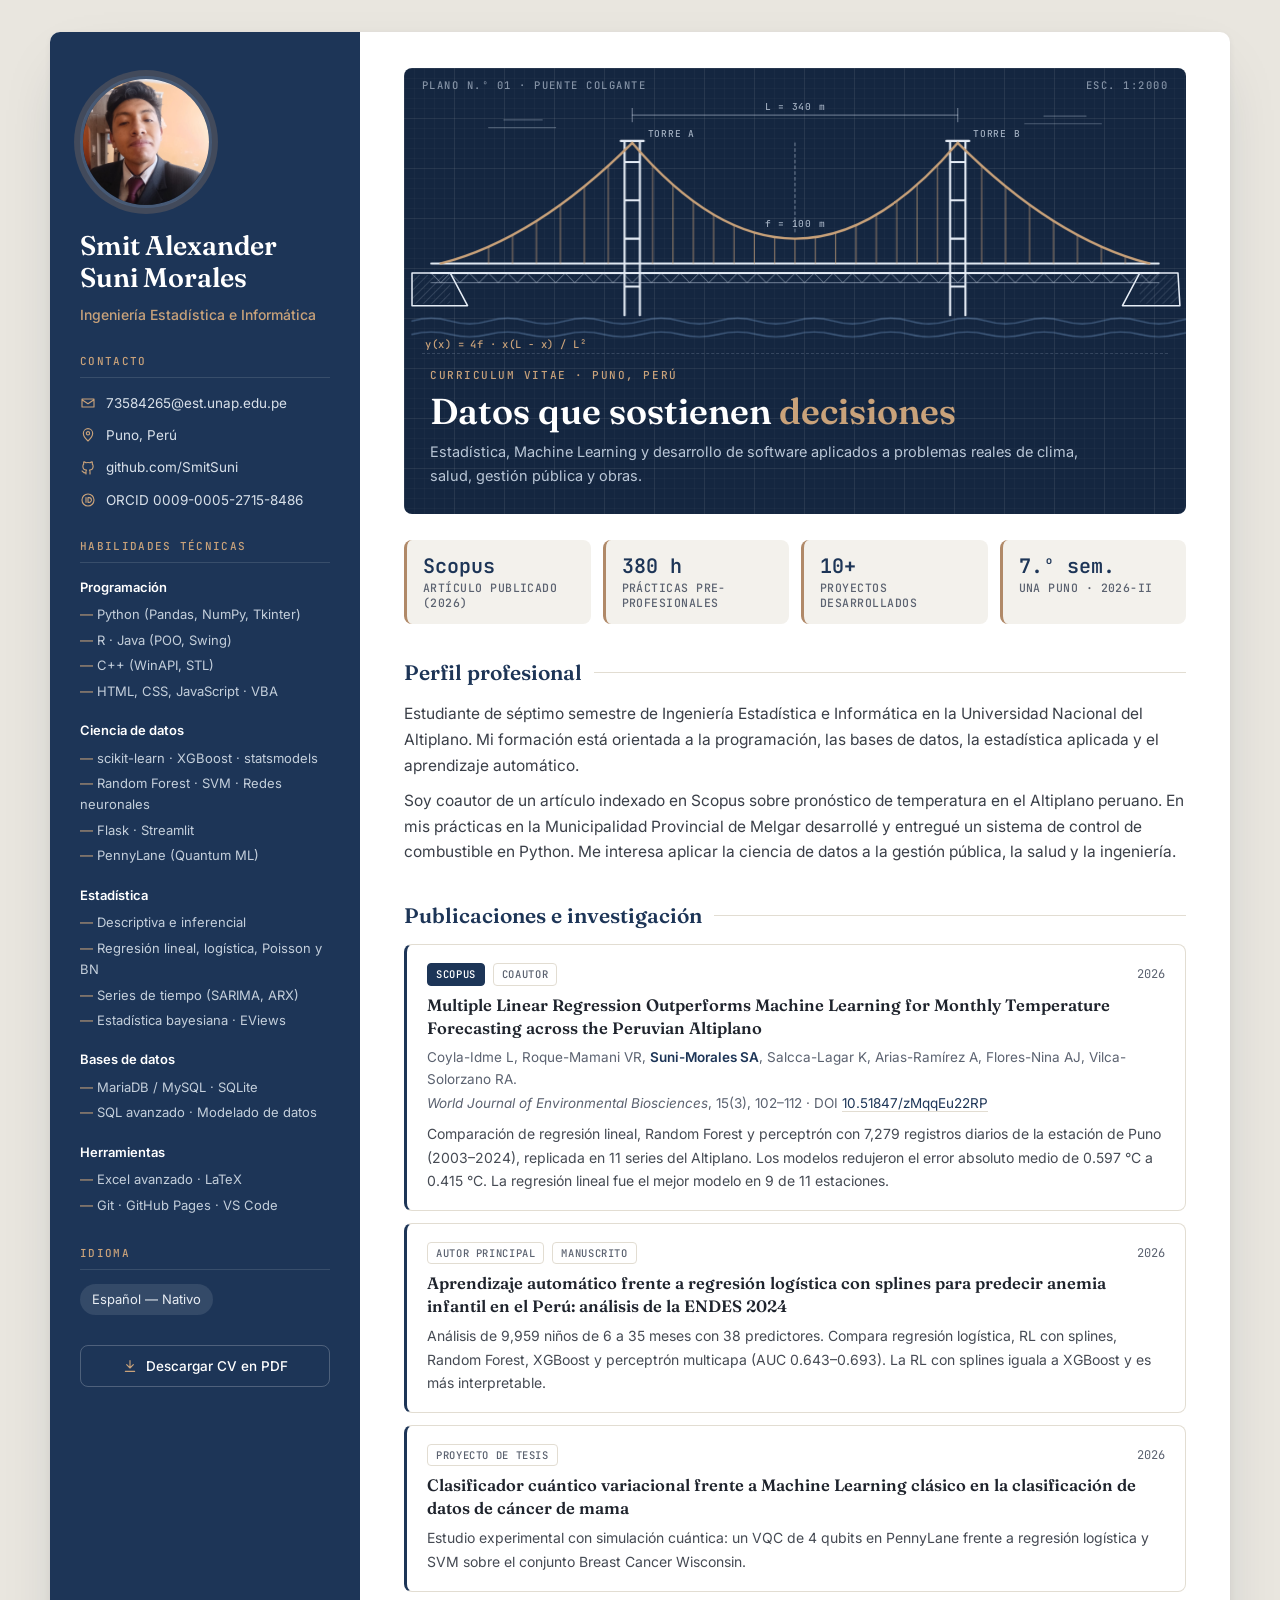
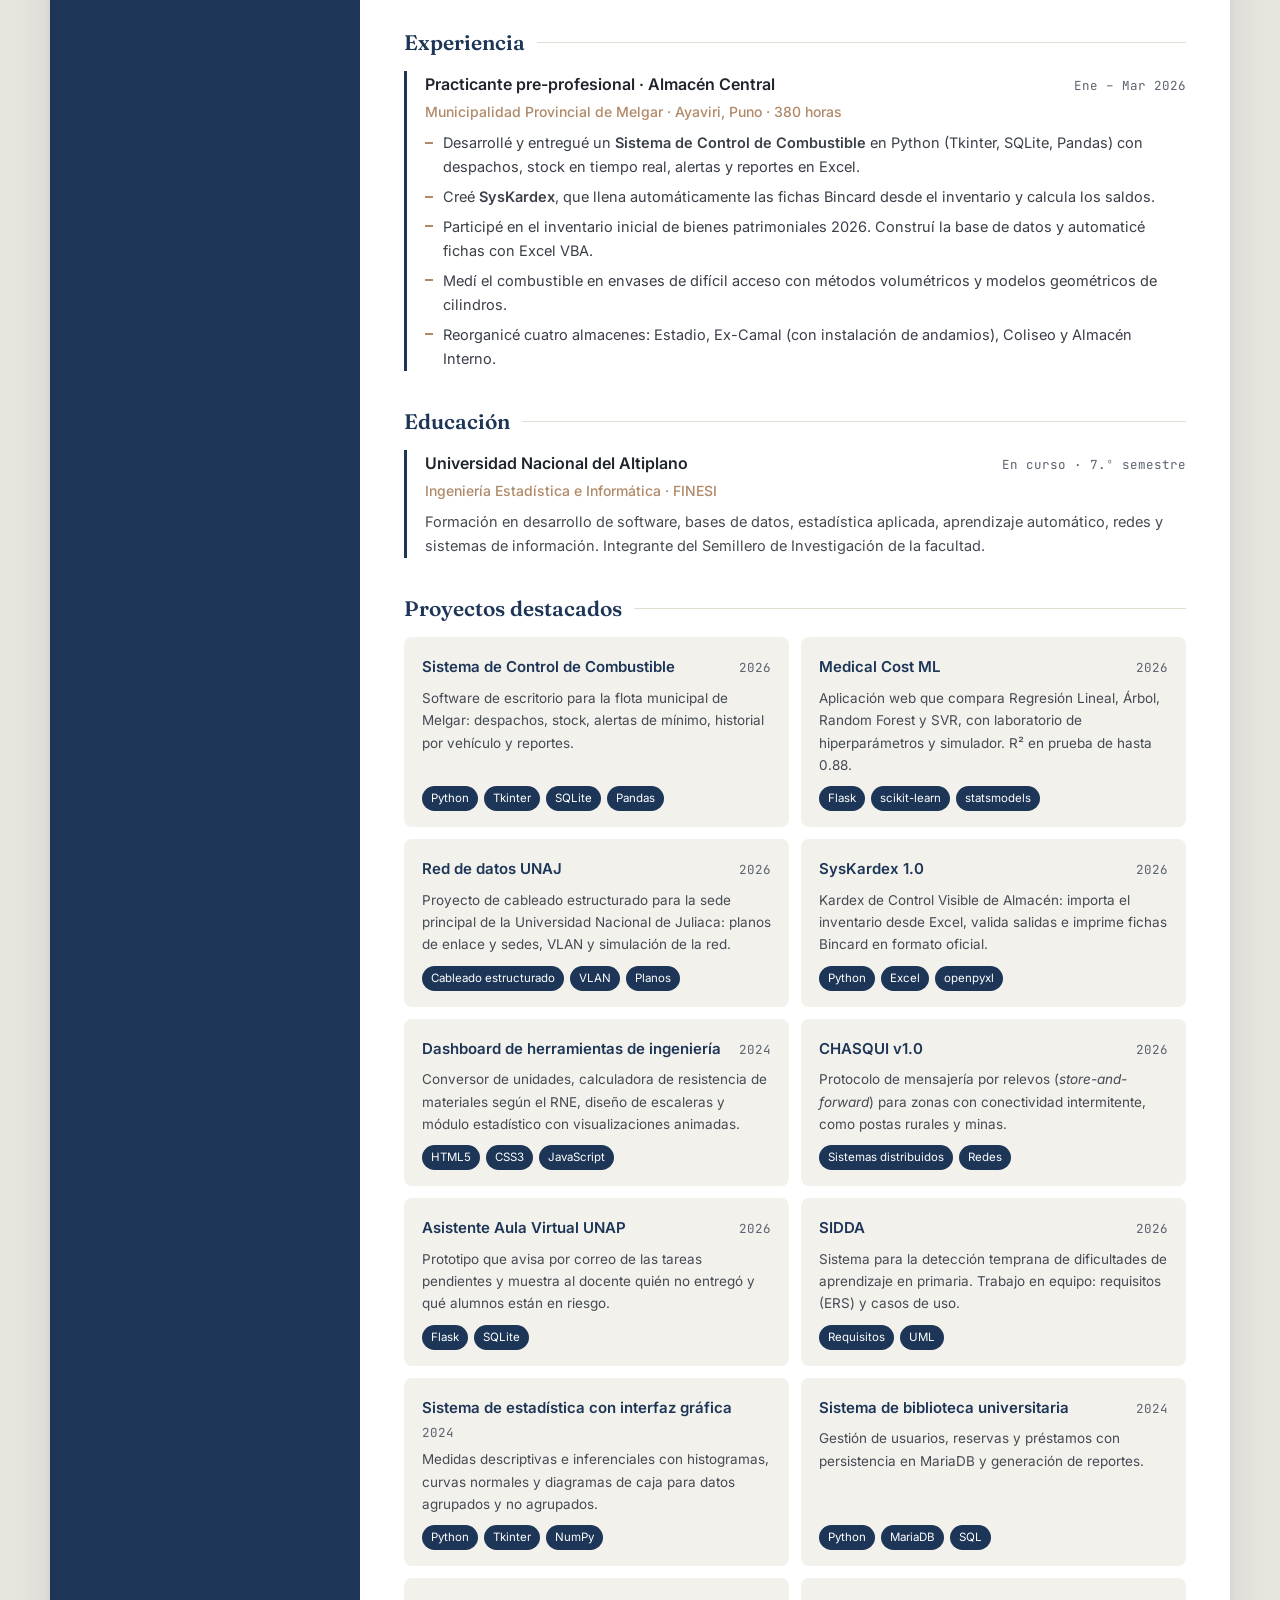
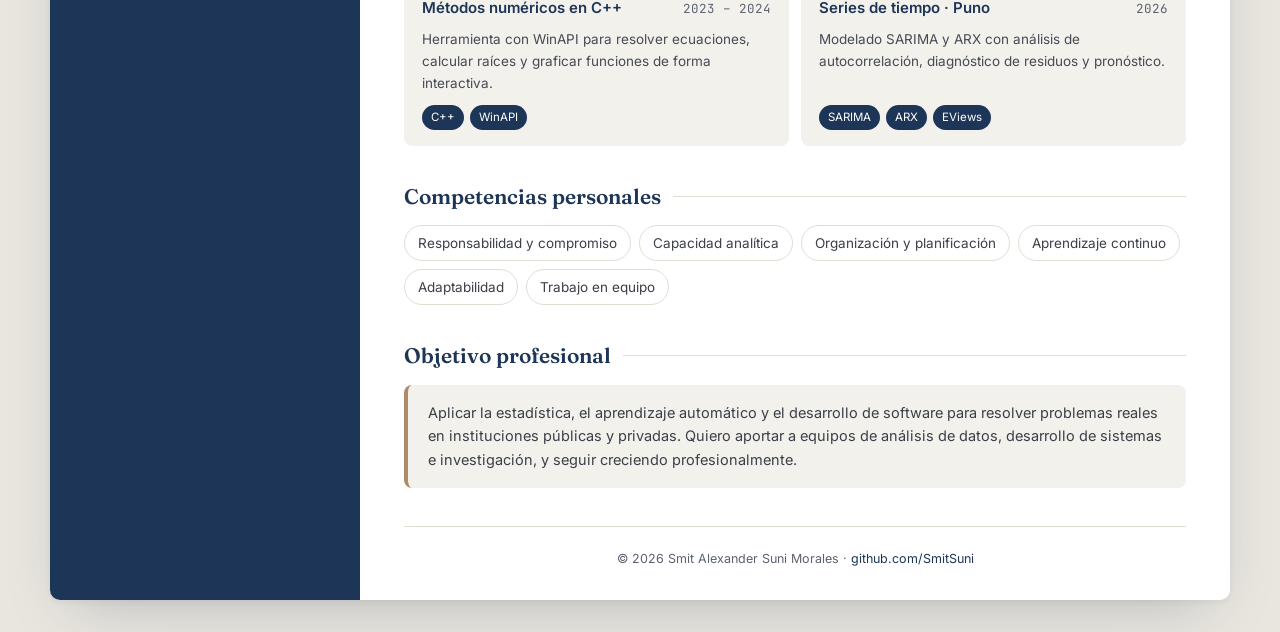
<file: index.html>
<!doctype html>
<html lang="es">
<head>
  <meta charset="utf-8">
  <meta name="viewport" content="width=device-width, initial-scale=1">
  <title>Smit Suni Morales · CV</title>
  <meta name="description" content="Smit Alexander Suni Morales — Ingeniería Estadística e Informática (UNAP, Puno). Ciencia de datos, Machine Learning, desarrollo de software e investigación.">
  <meta property="og:title" content="Smit Alexander Suni Morales · CV">
  <meta property="og:description" content="Ingeniería Estadística e Informática · Universidad Nacional del Altiplano · Puno, Perú">
  <meta property="og:image" content="img/foto.jpg">
  <link rel="preconnect" href="https://fonts.googleapis.com">
  <link rel="preconnect" href="https://fonts.gstatic.com" crossorigin>
  <link href="https://fonts.googleapis.com/css2?family=Fraunces:opsz,wght@9..144,500;9..144,600;9..144,700&family=Inter:wght@400;500;600&family=JetBrains+Mono:wght@400;500;600&display=swap" rel="stylesheet">
  <link rel="stylesheet" href="styles.css">
</head>
<body>

<div class="wrap">

  <!-- ============ SIDEBAR ============ -->
  <aside class="side">
    <div class="avatar"><img src="img/foto.jpg" alt="Smit Alexander Suni Morales" width="1200" height="1600"></div>
    <h1>Smit Alexander<br>Suni Morales</h1>
    <p class="role">Ingeniería Estadística e Informática</p>

    <div class="side-block">
      <div class="side-label">Contacto</div>
      <a class="contact-line" href="mailto:73584265@est.unap.edu.pe">
        <svg viewBox="0 0 24 24" aria-hidden="true"><path d="M3 6h18v12H3z M3 7l9 6 9-6"/></svg>73584265@est.unap.edu.pe
      </a>
      <div class="contact-line">
        <svg viewBox="0 0 24 24" aria-hidden="true"><path d="M12 21s-7-6.2-7-11.5A7 7 0 0 1 19 9.5C19 14.8 12 21 12 21z"/><circle cx="12" cy="9.5" r="2.5"/></svg>Puno, Perú
      </div>
      <a class="contact-line" href="https://github.com/SmitSuni" target="_blank" rel="noopener">
        <svg viewBox="0 0 24 24" aria-hidden="true"><path d="M9 19c-4 1.3-4-2-6-2.5M15 21v-3.5a3 3 0 0 0-.8-2.3c2.7-.3 5.5-1.3 5.5-6a4.7 4.7 0 0 0-1.3-3.2 4.3 4.3 0 0 0-.1-3.2s-1-.3-3.3 1.3a11.4 11.4 0 0 0-6 0C6.7 2.5 5.7 2.8 5.7 2.8a4.3 4.3 0 0 0-.1 3.2A4.7 4.7 0 0 0 4.3 9.2c0 4.6 2.8 5.7 5.5 6a3 3 0 0 0-.8 2.3V21"/></svg>github.com/SmitSuni
      </a>
      <a class="contact-line" href="https://orcid.org/0009-0005-2715-8486" target="_blank" rel="noopener">
        <svg viewBox="0 0 24 24" aria-hidden="true"><circle cx="12" cy="12" r="9"/><path d="M9 8.5v7M12 8.5h1.6a3.5 3.5 0 0 1 0 7H12z"/></svg>ORCID 0009-0005-2715-8486
      </a>
    </div>

    <div class="side-block">
      <div class="side-label">Habilidades técnicas</div>
      <div class="skill-group">
        <h4>Programación</h4>
        <ul>
          <li>Python (Pandas, NumPy, Tkinter)</li>
          <li>R · Java (POO, Swing)</li>
          <li>C++ (WinAPI, STL)</li>
          <li>HTML, CSS, JavaScript · VBA</li>
        </ul>
      </div>
      <div class="skill-group">
        <h4>Ciencia de datos</h4>
        <ul>
          <li>scikit-learn · XGBoost · statsmodels</li>
          <li>Random Forest · SVM · Redes neuronales</li>
          <li>Flask · Streamlit</li>
          <li>PennyLane (Quantum ML)</li>
        </ul>
      </div>
      <div class="skill-group">
        <h4>Estadística</h4>
        <ul>
          <li>Descriptiva e inferencial</li>
          <li>Regresión lineal, logística, Poisson y BN</li>
          <li>Series de tiempo (SARIMA, ARX)</li>
          <li>Estadística bayesiana · EViews</li>
        </ul>
      </div>
      <div class="skill-group">
        <h4>Bases de datos</h4>
        <ul>
          <li>MariaDB / MySQL · SQLite</li>
          <li>SQL avanzado · Modelado de datos</li>
        </ul>
      </div>
      <div class="skill-group">
        <h4>Herramientas</h4>
        <ul>
          <li>Excel avanzado · LaTeX</li>
          <li>Git · GitHub Pages · VS Code</li>
        </ul>
      </div>
    </div>

    <div class="side-block">
      <div class="side-label">Idioma</div>
      <span class="pill">Español — Nativo</span>
    </div>

    <button class="print-btn" id="print">
      <svg viewBox="0 0 24 24" aria-hidden="true"><path d="M12 4v11M7 10l5 5 5-5M5 20h14"/></svg>Descargar CV en PDF
    </button>
  </aside>

  <!-- ============ MAIN ============ -->
  <main>

    <!-- Plano animado: puente colgante -->
    <section class="blueprint" aria-label="Ilustración de un puente colgante">
      <div class="bp-head">
        <span>PLANO N.º 01 · PUENTE COLGANTE</span>
        <span>ESC. 1:2000</span>
      </div>
      <svg class="bridge" id="bridge" viewBox="0 0 800 270" role="img" aria-label="Puente colgante animado">
        <defs>
          <pattern id="hatch" width="6" height="6" patternUnits="userSpaceOnUse" patternTransform="rotate(45)">
            <line x1="0" y1="0" x2="0" y2="6" class="hatch"/>
          </pattern>
        </defs>

        <!-- nubes / cotas superiores -->
        <g class="float">
          <path class="thin" d="M80 34h70M96 26h40"/>
          <path class="thin" d="M640 30h80M660 22h44"/>
        </g>

        <!-- cota del vano principal -->
        <g class="dim draw" style="--i:8">
          <path pathLength="1" d="M230 14v14M570 14v14M230 21h340"/>
        </g>
        <text class="label" x="400" y="16" text-anchor="middle">L = 340 m</text>

        <!-- terreno / estribos -->
        <path class="ground draw" style="--i:0" pathLength="1" d="M0 186h40l18 34H0z"/>
        <path class="ground draw" style="--i:0" pathLength="1" d="M800 186h-40l-18 34h60z"/>
        <rect x="0" y="188" width="40" height="30" fill="url(#hatch)" class="fade" style="--i:2"/>
        <rect x="760" y="188" width="40" height="30" fill="url(#hatch)" class="fade" style="--i:2"/>

        <!-- torres -->
        <g class="tower draw" style="--i:1">
          <path pathLength="1" d="M222 230V48M238 230V48M222 70h16M222 110h16M222 150h16M222 200h16M218 48h24"/>
          <path pathLength="1" d="M562 230V48M578 230V48M562 70h16M562 110h16M562 150h16M562 200h16M558 48h24"/>
        </g>

        <!-- tablero -->
        <g class="deck draw" style="--i:2">
          <path pathLength="1" d="M20 176H780M20 186H780"/>
        </g>
        <g class="truss fade" style="--i:4" id="truss"></g>

        <!-- cables principales -->
        <g class="cable draw" style="--i:3">
          <path pathLength="1" d="M30 176 Q130 150 230 50"/>
          <path pathLength="1" d="M230 50 Q400 250 570 50"/>
          <path pathLength="1" d="M570 50 Q670 150 770 176"/>
        </g>

        <!-- péndolas (generadas) -->
        <g class="hanger" id="hangers"></g>

        <!-- vehículos -->
        <g class="cars">
          <rect class="car" x="-30" y="169" width="18" height="6" rx="2"/>
          <rect class="car c2" x="-30" y="169" width="12" height="6" rx="2"/>
          <rect class="car c3" x="-30" y="169" width="22" height="6" rx="2"/>
        </g>

        <!-- agua -->
        <g class="water">
          <path class="wave w1" d="M0 236 q20 -6 40 0 t40 0 t40 0 t40 0 t40 0 t40 0 t40 0 t40 0 t40 0 t40 0 t40 0 t40 0 t40 0 t40 0 t40 0 t40 0 t40 0 t40 0 t40 0 t40 0 t40 0 t40 0 t40 0 t40 0"/>
          <path class="wave w2" d="M0 250 q20 -5 40 0 t40 0 t40 0 t40 0 t40 0 t40 0 t40 0 t40 0 t40 0 t40 0 t40 0 t40 0 t40 0 t40 0 t40 0 t40 0 t40 0 t40 0 t40 0 t40 0 t40 0 t40 0 t40 0 t40 0"/>
        </g>

        <!-- anotaciones -->
        <text class="label fade" style="--i:6" x="246" y="44">TORRE A</text>
        <text class="label fade" style="--i:6" x="586" y="44">TORRE B</text>
        <text class="label fade" style="--i:7" x="400" y="138" text-anchor="middle">f = 100 m</text>
        <path class="dim fade" style="--i:7" d="M400 50v94" stroke-dasharray="3 3"/>
        <text class="formula fade" style="--i:9" x="14" y="264">y(x) = 4f · x(L − x) / L²</text>
      </svg>
      <div class="bp-caption">
        <p class="eyebrow">Curriculum Vitae · Puno, Perú</p>
        <h2>Datos que sostienen <em>decisiones</em></h2>
        <p>Estadística, Machine Learning y desarrollo de software aplicados a problemas reales de clima, salud, gestión pública y obras.</p>
      </div>
    </section>

    <!-- Métricas -->
    <div class="metric-strip reveal">
      <div class="metric"><div class="num">Scopus</div><div class="label">Artículo publicado (2026)</div></div>
      <div class="metric"><div class="num">380 h</div><div class="label">Prácticas pre-profesionales</div></div>
      <div class="metric"><div class="num">10+</div><div class="label">Proyectos desarrollados</div></div>
      <div class="metric"><div class="num">7.º sem.</div><div class="label">UNA Puno · 2026-II</div></div>
    </div>

    <section class="reveal">
      <h2>Perfil profesional</h2>
      <div class="text">
        <p>Estudiante de séptimo semestre de Ingeniería Estadística e Informática en la Universidad Nacional del Altiplano. Mi formación está orientada a la programación, las bases de datos, la estadística aplicada y el aprendizaje automático.</p>
        <p>Soy coautor de un artículo indexado en Scopus sobre pronóstico de temperatura en el Altiplano peruano. En mis prácticas en la Municipalidad Provincial de Melgar desarrollé y entregué un sistema de control de combustible en Python. Me interesa aplicar la ciencia de datos a la gestión pública, la salud y la ingeniería.</p>
      </div>
    </section>

    <section class="reveal">
      <h2>Publicaciones e investigación</h2>

      <article class="pub">
        <div class="pub-badges"><span class="badge solid">Scopus</span><span class="badge">Coautor</span><span class="date">2026</span></div>
        <h3><a href="https://doi.org/10.51847/zMqqEu22RP" target="_blank" rel="noopener">Multiple Linear Regression Outperforms Machine Learning for Monthly Temperature Forecasting across the Peruvian Altiplano</a></h3>
        <p class="authors">Coyla-Idme L, Roque-Mamani VR, <strong>Suni-Morales SA</strong>, Salcca-Lagar K, Arias-Ramírez A, Flores-Nina AJ, Vilca-Solorzano RA.</p>
        <p class="journal"><em>World Journal of Environmental Biosciences</em>, 15(3), 102–112 · DOI <a href="https://doi.org/10.51847/zMqqEu22RP" target="_blank" rel="noopener">10.51847/zMqqEu22RP</a></p>
        <p>Comparación de regresión lineal, Random Forest y perceptrón con 7,279 registros diarios de la estación de Puno (2003–2024), replicada en 11 series del Altiplano. Los modelos redujeron el error absoluto medio de 0.597 °C a 0.415 °C. La regresión lineal fue el mejor modelo en 9 de 11 estaciones.</p>
      </article>

      <article class="pub">
        <div class="pub-badges"><span class="badge">Autor principal</span><span class="badge">Manuscrito</span><span class="date">2026</span></div>
        <h3>Aprendizaje automático frente a regresión logística con splines para predecir anemia infantil en el Perú: análisis de la ENDES 2024</h3>
        <p>Análisis de 9,959 niños de 6 a 35 meses con 38 predictores. Compara regresión logística, RL con splines, Random Forest, XGBoost y perceptrón multicapa (AUC 0.643–0.693). La RL con splines iguala a XGBoost y es más interpretable.</p>
      </article>

      <article class="pub">
        <div class="pub-badges"><span class="badge">Proyecto de tesis</span><span class="date">2026</span></div>
        <h3>Clasificador cuántico variacional frente a Machine Learning clásico en la clasificación de datos de cáncer de mama</h3>
        <p>Estudio experimental con simulación cuántica: un VQC de 4 qubits en PennyLane frente a regresión logística y SVM sobre el conjunto Breast Cancer Wisconsin.</p>
      </article>
    </section>

    <section class="reveal">
      <h2>Experiencia</h2>
      <div class="item">
        <div class="head">
          <span class="title">Practicante pre-profesional · Almacén Central</span>
          <span class="date">Ene – Mar 2026</span>
        </div>
        <div class="subtitle">Municipalidad Provincial de Melgar · Ayaviri, Puno · 380 horas</div>
        <ul class="bullets">
          <li>Desarrollé y entregué un <strong>Sistema de Control de Combustible</strong> en Python (Tkinter, SQLite, Pandas) con despachos, stock en tiempo real, alertas y reportes en Excel.</li>
          <li>Creé <strong>SysKardex</strong>, que llena automáticamente las fichas Bincard desde el inventario y calcula los saldos.</li>
          <li>Participé en el inventario inicial de bienes patrimoniales 2026. Construí la base de datos y automaticé fichas con Excel VBA.</li>
          <li>Medí el combustible en envases de difícil acceso con métodos volumétricos y modelos geométricos de cilindros.</li>
          <li>Reorganicé cuatro almacenes: Estadio, Ex-Camal (con instalación de andamios), Coliseo y Almacén Interno.</li>
        </ul>
      </div>
    </section>

    <section class="reveal">
      <h2>Educación</h2>
      <div class="item">
        <div class="head">
          <span class="title">Universidad Nacional del Altiplano</span>
          <span class="date">En curso · 7.º semestre</span>
        </div>
        <div class="subtitle">Ingeniería Estadística e Informática · FINESI</div>
        <p>Formación en desarrollo de software, bases de datos, estadística aplicada, aprendizaje automático, redes y sistemas de información. Integrante del Semillero de Investigación de la facultad.</p>
      </div>
    </section>

    <section class="reveal">
      <h2>Proyectos destacados</h2>
      <div class="proj-grid">
        <div class="proj">
          <div class="head"><span class="title">Sistema de Control de Combustible</span><span class="date">2026</span></div>
          <p>Software de escritorio para la flota municipal de Melgar: despachos, stock, alertas de mínimo, historial por vehículo y reportes.</p>
          <div class="tags"><span>Python</span><span>Tkinter</span><span>SQLite</span><span>Pandas</span></div>
        </div>
        <div class="proj">
          <div class="head"><span class="title">Medical Cost ML</span><span class="date">2026</span></div>
          <p>Aplicación web que compara Regresión Lineal, Árbol, Random Forest y SVR, con laboratorio de hiperparámetros y simulador. R² en prueba de hasta 0.88.</p>
          <div class="tags"><span>Flask</span><span>scikit-learn</span><span>statsmodels</span></div>
        </div>
        <div class="proj">
          <div class="head"><span class="title">Red de datos UNAJ</span><span class="date">2026</span></div>
          <p>Proyecto de cableado estructurado para la sede principal de la Universidad Nacional de Juliaca: planos de enlace y sedes, VLAN y simulación de la red.</p>
          <div class="tags"><span>Cableado estructurado</span><span>VLAN</span><span>Planos</span></div>
        </div>
        <div class="proj">
          <div class="head"><span class="title">SysKardex 1.0</span><span class="date">2026</span></div>
          <p>Kardex de Control Visible de Almacén: importa el inventario desde Excel, valida salidas e imprime fichas Bincard en formato oficial.</p>
          <div class="tags"><span>Python</span><span>Excel</span><span>openpyxl</span></div>
        </div>
        <div class="proj">
          <div class="head"><span class="title">Dashboard de herramientas de ingeniería</span><span class="date">2024</span></div>
          <p>Conversor de unidades, calculadora de resistencia de materiales según el RNE, diseño de escaleras y módulo estadístico con visualizaciones animadas.</p>
          <div class="tags"><span>HTML5</span><span>CSS3</span><span>JavaScript</span></div>
        </div>
        <div class="proj">
          <div class="head"><span class="title">CHASQUI v1.0</span><span class="date">2026</span></div>
          <p>Protocolo de mensajería por relevos (<em>store-and-forward</em>) para zonas con conectividad intermitente, como postas rurales y minas.</p>
          <div class="tags"><span>Sistemas distribuidos</span><span>Redes</span></div>
        </div>
        <div class="proj">
          <div class="head"><span class="title">Asistente Aula Virtual UNAP</span><span class="date">2026</span></div>
          <p>Prototipo que avisa por correo de las tareas pendientes y muestra al docente quién no entregó y qué alumnos están en riesgo.</p>
          <div class="tags"><span>Flask</span><span>SQLite</span></div>
        </div>
        <div class="proj">
          <div class="head"><span class="title">SIDDA</span><span class="date">2026</span></div>
          <p>Sistema para la detección temprana de dificultades de aprendizaje en primaria. Trabajo en equipo: requisitos (ERS) y casos de uso.</p>
          <div class="tags"><span>Requisitos</span><span>UML</span></div>
        </div>
        <div class="proj">
          <div class="head"><span class="title">Sistema de estadística con interfaz gráfica</span><span class="date">2024</span></div>
          <p>Medidas descriptivas e inferenciales con histogramas, curvas normales y diagramas de caja para datos agrupados y no agrupados.</p>
          <div class="tags"><span>Python</span><span>Tkinter</span><span>NumPy</span></div>
        </div>
        <div class="proj">
          <div class="head"><span class="title">Sistema de biblioteca universitaria</span><span class="date">2024</span></div>
          <p>Gestión de usuarios, reservas y préstamos con persistencia en MariaDB y generación de reportes.</p>
          <div class="tags"><span>Python</span><span>MariaDB</span><span>SQL</span></div>
        </div>
        <div class="proj">
          <div class="head"><span class="title">Métodos numéricos en C++</span><span class="date">2023 – 2024</span></div>
          <p>Herramienta con WinAPI para resolver ecuaciones, calcular raíces y graficar funciones de forma interactiva.</p>
          <div class="tags"><span>C++</span><span>WinAPI</span></div>
        </div>
        <div class="proj">
          <div class="head"><span class="title">Series de tiempo · Puno</span><span class="date">2026</span></div>
          <p>Modelado SARIMA y ARX con análisis de autocorrelación, diagnóstico de residuos y pronóstico.</p>
          <div class="tags"><span>SARIMA</span><span>ARX</span><span>EViews</span></div>
        </div>
      </div>
    </section>

    <section class="reveal">
      <h2>Competencias personales</h2>
      <div class="competencias">
        <span>Responsabilidad y compromiso</span><span>Capacidad analítica</span><span>Organización y planificación</span>
        <span>Aprendizaje continuo</span><span>Adaptabilidad</span><span>Trabajo en equipo</span>
      </div>
    </section>

    <section class="reveal">
      <h2>Objetivo profesional</h2>
      <div class="objetivo">Aplicar la estadística, el aprendizaje automático y el desarrollo de software para resolver problemas reales en instituciones públicas y privadas. Quiero aportar a equipos de análisis de datos, desarrollo de sistemas e investigación, y seguir creciendo profesionalmente.</div>
    </section>

    <footer>
      © <span id="year">2026</span> Smit Alexander Suni Morales · <a href="https://github.com/SmitSuni" target="_blank" rel="noopener">github.com/SmitSuni</a>
    </footer>
  </main>
</div>

<script src="script.js"></script>
</body>
</html>
</file>
<file: styles.css>
:root {
  --bg: #e9e6df;
  --paper: #ffffff;
  --alt: #f3f1ec;
  --ink: #1f242d;
  --ink-soft: #5b6270;
  --navy: #1d3557;
  --navy-2: #142640;
  --bronze: #b08968;
  --bronze-2: #c9a27a;
  --line: #e2ddd2;
  --steel: #cdd9e8;
  --radius: 8px;
  --mono: "JetBrains Mono", ui-monospace, Consolas, monospace;
  --serif: "Fraunces", Georgia, serif;
  --sans: "Inter", system-ui, -apple-system, "Segoe UI", Roboto, sans-serif;
}

* { margin: 0; padding: 0; box-sizing: border-box; }
html { scroll-behavior: smooth; }
body { font: 400 15.5px/1.65 var(--sans); background: var(--bg); color: var(--ink); -webkit-font-smoothing: antialiased; }
a { color: inherit; text-decoration: none; }
img { display: block; max-width: 100%; }
strong { font-weight: 600; }

.wrap {
  max-width: 1180px; margin: 32px auto; display: grid; grid-template-columns: 310px 1fr;
  background: var(--paper); box-shadow: 0 2px 6px rgba(20, 38, 64, .06), 0 24px 60px -24px rgba(20, 38, 64, .25);
  border-radius: 10px; overflow: hidden;
}

/* ---------- Sidebar ---------- */
.side { background: var(--navy); color: #e8edf3; padding: 44px 30px; }
.avatar {
  width: 132px; height: 132px; border-radius: 50%; overflow: hidden; margin-bottom: 22px;
  border: 3px solid rgba(255, 255, 255, .18); box-shadow: 0 0 0 6px rgba(176, 137, 104, .25);
}
.avatar img { width: 100%; height: 100%; object-fit: cover; object-position: 50% 22%; }
.side h1 { font: 600 27px/1.2 var(--serif); letter-spacing: -.005em; color: #fff; }
.side .role { margin: 8px 0 30px; font-size: 14px; font-weight: 500; color: var(--bronze-2); }
.side-block { margin-bottom: 30px; }
.side-label {
  font: 500 11px/1 var(--mono); letter-spacing: .12em; text-transform: uppercase; color: var(--bronze-2);
  padding-bottom: 10px; margin-bottom: 14px; border-bottom: 1px solid rgba(255, 255, 255, .12);
}
.contact-line { display: flex; align-items: center; gap: 10px; font-size: 13.5px; color: #d9e1ea; margin-bottom: 10px; word-break: break-word; transition: color .2s; }
a.contact-line:hover { color: #fff; }
.contact-line svg, .print-btn svg { width: 16px; height: 16px; flex: none; fill: none; stroke: var(--bronze-2); stroke-width: 1.7; stroke-linecap: round; stroke-linejoin: round; }
.skill-group { margin-bottom: 16px; }
.skill-group h4 { font-size: 13px; font-weight: 600; color: #fff; margin-bottom: 4px; }
.skill-group ul { list-style: none; }
.skill-group li { font-size: 13px; color: #c4cfdb; padding: 2px 0; }
.skill-group li::before { content: "— "; color: var(--bronze-2); }
.pill { display: inline-block; font-size: 13px; background: rgba(255, 255, 255, .1); padding: 5px 12px; border-radius: 20px; }
.print-btn {
  display: flex; align-items: center; justify-content: center; gap: 8px; width: 100%; margin-top: 6px;
  padding: 12px; border: 1px solid rgba(255, 255, 255, .22); border-radius: var(--radius);
  background: transparent; color: #fff; font: 500 13.5px var(--sans); cursor: pointer; transition: background .2s, border-color .2s;
}
.print-btn:hover { background: rgba(255, 255, 255, .08); border-color: var(--bronze-2); }

/* ---------- Main ---------- */
main { padding: 36px 44px 24px; min-width: 0; }

/* Blueprint / puente */
.blueprint {
  position: relative; border-radius: var(--radius); overflow: hidden; margin-bottom: 26px; color: var(--steel);
  background-color: var(--navy-2);
  background-image:
    linear-gradient(rgba(255, 255, 255, .055) 1px, transparent 1px),
    linear-gradient(90deg, rgba(255, 255, 255, .055) 1px, transparent 1px),
    linear-gradient(rgba(255, 255, 255, .025) 1px, transparent 1px),
    linear-gradient(90deg, rgba(255, 255, 255, .025) 1px, transparent 1px);
  background-size: 50px 50px, 50px 50px, 10px 10px, 10px 10px;
}
.bp-head {
  display: flex; justify-content: space-between; padding: 12px 18px 0;
  font: 500 10.5px/1 var(--mono); letter-spacing: .14em; color: rgba(205, 217, 232, .6);
}
.bridge { display: block; width: 100%; height: auto; padding: 4px 8px 0; overflow: visible; }
.bp-caption { padding: 16px 26px 26px; border-top: 1px dashed rgba(205, 217, 232, .18); margin: 0 18px; padding-left: 8px; padding-right: 8px; }
.bp-caption .eyebrow { font: 500 11px/1 var(--mono); letter-spacing: .14em; text-transform: uppercase; color: var(--bronze-2); }
.bp-caption h2 { font: 600 clamp(26px, 3.2vw, 36px)/1.15 var(--serif); color: #fff; margin: 10px 0 8px; }
.bp-caption h2 em { font-style: normal; color: var(--bronze-2); }
.bp-caption p:last-child { font-size: 14.5px; color: #b9c6d6; max-width: 46em; }

/* Trazos del plano */
.bridge path, .bridge line { fill: none; stroke-linecap: round; stroke-linejoin: round; }
.tower path { stroke: #e6edf6; stroke-width: 2.2; }
.deck path { stroke: #e6edf6; stroke-width: 2; }
.truss path { stroke: rgba(205, 217, 232, .55); stroke-width: 1; }
.cable path { stroke: var(--bronze-2); stroke-width: 2.4; }
.hanger line { stroke: rgba(201, 162, 122, .75); stroke-width: 1; }
.ground { stroke: #e6edf6; stroke-width: 1.6; fill: none; }
.hatch { stroke: rgba(205, 217, 232, .35); stroke-width: 1; }
.dim, .dim path { stroke: rgba(205, 217, 232, .55); stroke-width: 1; fill: none; }
.thin { stroke: rgba(205, 217, 232, .3); stroke-width: 1.2; }
.label { font: 500 10px var(--mono); fill: rgba(205, 217, 232, .75); letter-spacing: .08em; }
.formula { font: 500 11px var(--mono); fill: var(--bronze-2); letter-spacing: .04em; }
.wave { fill: none; stroke: rgba(122, 160, 204, .45); stroke-width: 1.4; }
.car { fill: var(--bronze-2); }

/* Animación: dibujo del plano */
.draw path { stroke-dasharray: 1; stroke-dashoffset: 1; animation: draw 1.6s cubic-bezier(.4, 0, .2, 1) forwards; animation-delay: calc(var(--i) * .35s); }
.draw.ground, path.draw { stroke-dasharray: 1; stroke-dashoffset: 1; animation: draw 1.4s ease forwards; animation-delay: calc(var(--i) * .35s); }
@keyframes draw { to { stroke-dashoffset: 0; } }
.fade { opacity: 0; animation: fade .8s ease forwards; animation-delay: calc(var(--i) * .35s); }
@keyframes fade { to { opacity: 1; } }
.hanger line { opacity: 0; animation: fade .4s ease forwards; }

/* Movimiento continuo y sutil */
.float { animation: float 7s ease-in-out infinite; }
@keyframes float { 50% { transform: translateX(14px); } }
.wave { animation: wave 6s linear infinite; }
.w2 { animation-duration: 9s; animation-direction: reverse; }
@keyframes wave { to { transform: translateX(-80px); } }
.car { opacity: 0; animation: drive 11s linear infinite; animation-delay: 4s; }
.car.c2 { animation-duration: 14s; animation-delay: 7s; }
.car.c3 { animation-duration: 17s; animation-delay: 10s; }
@keyframes drive { 0% { transform: translateX(0); opacity: 1; } 100% { transform: translateX(850px); opacity: 1; } }

/* Métricas */
.metric-strip { display: grid; grid-template-columns: repeat(4, 1fr); gap: 12px; margin-bottom: 36px; }
.metric { background: var(--alt); border-radius: var(--radius); padding: 14px 16px; border-left: 3px solid var(--bronze); }
.metric .num { font: 600 20px/1.2 var(--mono); color: var(--navy); }
.metric .label { font-size: 11.5px; color: var(--ink-soft); text-transform: uppercase; letter-spacing: .04em; margin-top: 2px; }

/* Secciones */
section { margin-bottom: 38px; }
section > h2 {
  font: 600 21px/1.2 var(--serif); color: var(--navy); margin-bottom: 16px;
  display: flex; align-items: center; gap: 12px;
}
section > h2::after { content: ""; flex: 1; height: 1px; background: var(--line); }
.text p { color: #3a3f48; margin-bottom: 10px; }

/* Publicaciones */
.pub { padding: 18px 20px; border: 1px solid var(--line); border-left: 3px solid var(--navy); border-radius: var(--radius); margin-bottom: 12px; background: var(--paper); }
.pub-badges { display: flex; align-items: center; gap: 8px; margin-bottom: 8px; flex-wrap: wrap; }
.badge { font: 500 10.5px/1 var(--mono); letter-spacing: .06em; text-transform: uppercase; padding: 5px 8px; border-radius: 4px; border: 1px solid var(--line); color: var(--ink-soft); }
.badge.solid { background: var(--navy); border-color: var(--navy); color: #fff; }
.pub .date { margin-left: auto; font: 12px var(--mono); color: var(--ink-soft); }
.pub h3 { font: 600 16.5px/1.4 var(--serif); color: var(--ink); margin-bottom: 6px; }
.pub h3 a:hover { color: var(--navy); text-decoration: underline; text-underline-offset: 3px; }
.pub p { font-size: 14px; color: #454a53; }
.pub .authors { font-size: 13.5px; color: var(--ink-soft); }
.pub .authors strong { color: var(--navy); }
.pub .journal { font-size: 13.5px; margin: 2px 0 8px; color: var(--ink-soft); }
.pub .journal a { color: var(--navy); border-bottom: 1px solid var(--line); }

/* Experiencia / educación */
.item { border-left: 3px solid var(--navy); padding-left: 18px; }
.head { display: flex; justify-content: space-between; align-items: baseline; flex-wrap: wrap; gap: 4px 12px; margin-bottom: 3px; }
.item .title { font-weight: 600; font-size: 16px; }
.date { font: 12.5px var(--mono); color: var(--ink-soft); }
.subtitle { font-size: 14px; color: var(--bronze); font-weight: 500; margin-bottom: 8px; }
.item p { font-size: 14.5px; color: #454a53; }
.bullets { list-style: none; }
.bullets li { position: relative; padding-left: 18px; margin-bottom: 6px; font-size: 14.5px; color: #3a3f48; }
.bullets li::before { content: ""; position: absolute; left: 0; top: .72em; width: 8px; height: 2px; background: var(--bronze); }

/* Proyectos */
.proj-grid { display: grid; grid-template-columns: 1fr 1fr; gap: 12px; }
.proj { background: var(--alt); border-radius: var(--radius); padding: 16px 18px; border-top: 2px solid transparent; transition: border-color .25s, transform .25s, box-shadow .25s; display: flex; flex-direction: column; }
.proj:hover { border-top-color: var(--bronze); transform: translateY(-2px); box-shadow: 0 10px 24px -14px rgba(20, 38, 64, .35); }
.proj .title { font-weight: 600; font-size: 15px; color: var(--navy); }
.proj p { font-size: 13.5px; color: #454a53; margin: 4px 0 10px; flex: 1; }
.tags { display: flex; flex-wrap: wrap; gap: 6px; }
.tags span { font-size: 11.5px; background: var(--navy); color: #fff; padding: 3px 9px; border-radius: 20px; }

.competencias { display: flex; flex-wrap: wrap; gap: 8px; }
.competencias span { font-size: 13.5px; border: 1px solid var(--line); padding: 6px 13px; border-radius: 20px; color: #3a3f48; }
.objetivo { background: var(--alt); border-left: 4px solid var(--bronze); padding: 16px 20px; border-radius: var(--radius); font-size: 14.5px; color: #3a3f48; }

footer { text-align: center; padding: 22px 0 6px; font-size: 12.5px; color: var(--ink-soft); border-top: 1px solid var(--line); }
footer a { color: var(--navy); }

/* Aparición sobria */
.reveal { opacity: 0; transform: translateY(14px); transition: opacity .7s ease, transform .7s ease; }
.reveal.shown { opacity: 1; transform: none; }

/* ---------- Responsive ---------- */
@media (max-width: 980px) {
  .wrap { display: flex; flex-direction: column; margin: 0; border-radius: 0; }
  main { display: contents; }
  main > * { order: 2; margin-left: 24px; margin-right: 24px; }
  main > .blueprint { order: 0; margin: 0 0 0; border-radius: 0; }
  main > .metric-strip { order: 2; margin-top: 28px; }
  .side { order: 1; padding: 36px 24px; }
  .side-block:nth-of-type(2) .skill-group { display: inline-block; width: 49%; vertical-align: top; }
  footer { margin-bottom: 20px; }
  .metric-strip { grid-template-columns: 1fr 1fr; }
}
@media (max-width: 640px) {
  .side { padding-left: 16px; padding-right: 16px; }
  main > *:not(.blueprint) { margin-left: 16px; margin-right: 16px; }
  .side-block:nth-of-type(2) .skill-group { display: block; width: auto; }
  .proj-grid { grid-template-columns: 1fr; }
  .bp-caption { padding: 14px 4px 20px; margin: 0 12px; }
  .bp-head { padding: 10px 12px 0; font-size: 9px; }
  .label { font-size: 13px; }
  .formula { font-size: 15px; }
  .metric .num { font-size: 17px; }
}

@media (prefers-reduced-motion: reduce) {
  .draw path, path.draw { animation: none; stroke-dashoffset: 0; }
  .fade, .hanger line { animation: none; opacity: 1; }
  .float, .wave, .car { animation: none; }
  .car { opacity: 0; }
  .reveal { opacity: 1; transform: none; transition: none; }
}

/* ---------- Impresión (CV en PDF) ---------- */
@media print {
  @page { margin: 10mm; }
  body { background: #fff; font-size: 10.5pt; -webkit-print-color-adjust: exact; print-color-adjust: exact; }
  .wrap { margin: 0; box-shadow: none; border-radius: 0; grid-template-columns: 230px 1fr; }
  .side { padding: 22px 16px; }
  .avatar { width: 96px; height: 96px; }
  .side h1 { font-size: 19pt; }
  .print-btn, .blueprint { display: none; }
  main { padding: 18px 22px; }
  .reveal { opacity: 1 !important; transform: none !important; }
  section { margin-bottom: 18px; break-inside: auto; }
  .pub, .proj, .item { break-inside: avoid; }
  .proj p, .pub p, .bullets li { font-size: 9pt; }
}
</file>
